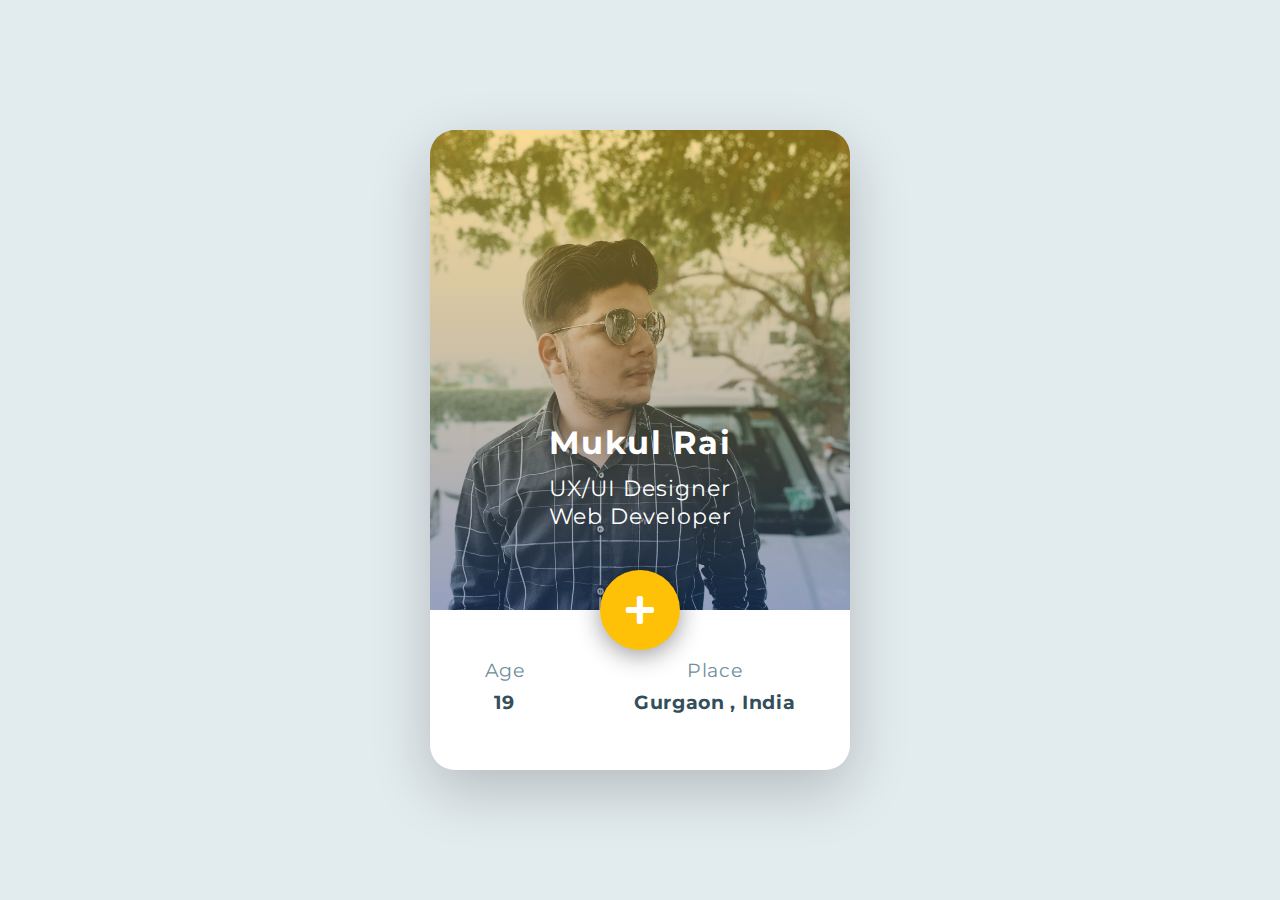
<file: index.html>
<!DOCTYPE html>
<html lang="en">

<head>
    <meta charset="UTF-8">
    <meta name="viewport" content="width=device-width, initial-scale=1.0">
    <link href="https://fonts.googleapis.com/css2?family=Montserrat:wght@500&display=swap" rel="stylesheet">
    <link rel="stylesheet" href="https://cdnjs.cloudflare.com/ajax/libs/font-awesome/5.14.0/css/all.min.css">
    <link rel="stylesheet" href="./style.css">
    <title>Mukul Rai</title>
</head>

<body>
    <div class="card">
        <section class="main">
            <p class="name">Mukul Rai</p>
            <p>UX/UI Designer</p>
            <p>Web Developer</p>
        </section>

        <section class="more">
            <p>discover more about me...</p>
            <div class="social-links">
                <a href="https://www.facebook.com/mukul.rai.73345" class="facebook">
                    <i class="fab fa-facebook-f"></i>

                <a href="https://github.com/itsmemukul" class="github">
                    <i class="fab fa-github"></i>

                <a href="https://twitter.com/its_memukul" class="twitter">
                    <i class="fab fa-twitter"></i>
                </a>
                <a href="https://www.instagram.com/its_memukul/" class="googleplus">
                    <i class="fab fa-instagram"></i>
                </a>
            </div>
        </section>

        <section class="info">
            <section>
                <p>Age</p>
                <p class="value">19</p>
            </section>
            <section>
                <p>Place</p>
                <p class="value">Gurgaon , India</p>
            </section>

            <button id="openerBtn">
                <i class="fas fa-plus"></i>
                <i class="fas fa-minus"></i>
            </button>
        </section>
    </div>

</body>

<script>
    var buttonEl = document.getElementById('openerBtn');
    var cardEl = document.querySelector('.card');

    buttonEl.addEventListener('click', function() {
        cardEl.classList.toggle('opened');
    })
</script>

</html>
</file>
<file: style.css>
* {
    margin: 0;
    padding: 0;
    box-sizing: border-box;
    font-family: 'Montserrat', sans-serif;
}

body {
    min-height: 100vh;
    background-color: #e2ebee;
    display: flex;
    justify-content: center;
    align-items: center;
}

.card {
    width: 420px;
    height: 640px;
    background-color: #fff;
    box-shadow: 0px 20px 60px 0px rgba(0, 0, 0, 0.2);
    border-radius: 25px;
    overflow: hidden;

    display: grid;
    grid-template-columns: 1fr;
    grid-template-rows: 1fr auto 25%;
}

.main {
    position: relative;
    background: url(./Images/20210309002248.JPG);
    background-position: top;
    background-size: cover;
    background-repeat: no-repeat;

    display: flex;
    flex-direction: column;
    justify-content: flex-end;
    align-items: center;
    padding: 30px;
    padding-bottom: 80px;
    transition: padding-bottom 0.4s;
}

.main::before {
    content: "";
    position: absolute;
    top: 0;
    left: 0%;
    width: 100%;
    height: 100%;
    background: linear-gradient(to top, #033074, #ffc107);
    opacity: 0.4;
}

.main p {
    position: relative;
    color: #fff;
    font-size: 1.4em;
    letter-spacing: 1px;
}

p.name {
    text-align: center;
    font-size: 2em;
    letter-spacing: 1.5px;
    font-weight: bold;
    margin-bottom: 12px;
}

.more {
    display: flex;
    flex-direction: column;
    justify-content: center;
    align-items: center;
    background-color: #f3f8fa;
    color: #222;
    font-size: 1.2em;
    letter-spacing: 0.7px;
}

.more .social-links {
    display: grid;
    grid-template-columns: 1fr 1fr 1fr;
    grid-gap: 32px;
    margin: 24px;
}

.social-links a {
    text-decoration: none;
    padding: 0;
    width: 60px;
    height: 60px;
    border: 3px solid;
    border-radius: 50%;
    display: flex;
    align-items: center;
    justify-content: center;
    font-size: 1.2em;
}

.info {
    position: relative;
    display: flex;
    justify-content: space-around;
    align-items: center;
}

.info section p {
    color: #708d9b;
    text-align: center;
    letter-spacing: 0.7px;
    font-size: 1.2em;
    margin-bottom: 8px;
}

.info section p.value {
    color: #344e5a;
    font-weight: bold;
}

.info button {
    background-color: #ffc107;
    border: none;
    border-radius: 50%;
    outline: none;
    color: #fff;
    box-shadow: 0px 5px 25px 0px rgba(0, 0, 0, 0.4);
    width: 80px;
    height: 80px;
    font-size: 2em;
    position: absolute;
    top: 0;
    left: 50%;
    transform: translate(-50%, -50%);
    cursor: pointer;
    transition: width 0.4s, height 0.4s;
}

.info button i.fa-minus {
    display: none;
}

/* Card Closed / Opened */

.more {
    height: 0;
    overflow: hidden;
    transition: height 0.4s;
}

.card.opened .more {
    height: 300px;
}

.card.opened .main {
    padding-bottom: 40px;
    box-shadow: 0 0 30px #c0c6c8;
}

.card.opened .info {
    box-shadow: 0 0 25px #c9d1d4;
}

.card.opened i.fa-minus {
    display: block;
}
.card.opened i.fa-plus {
    display: none;
}

.card.opened .info button {
    width: 60px;
    height: 60px;
    font-size: 1.3em;
}

/* Social links colors */

a.facebook {
    color: #3b5999;
}

a.youtube {
    color: #ff0000;
}

a.github {
    color: #333;
}

a.linkedin {
    color: #0077b5;
}

a.twitter {
    color: #55acee;
}

a.googleplus {
    color: #dd4b39;
}
</file>
